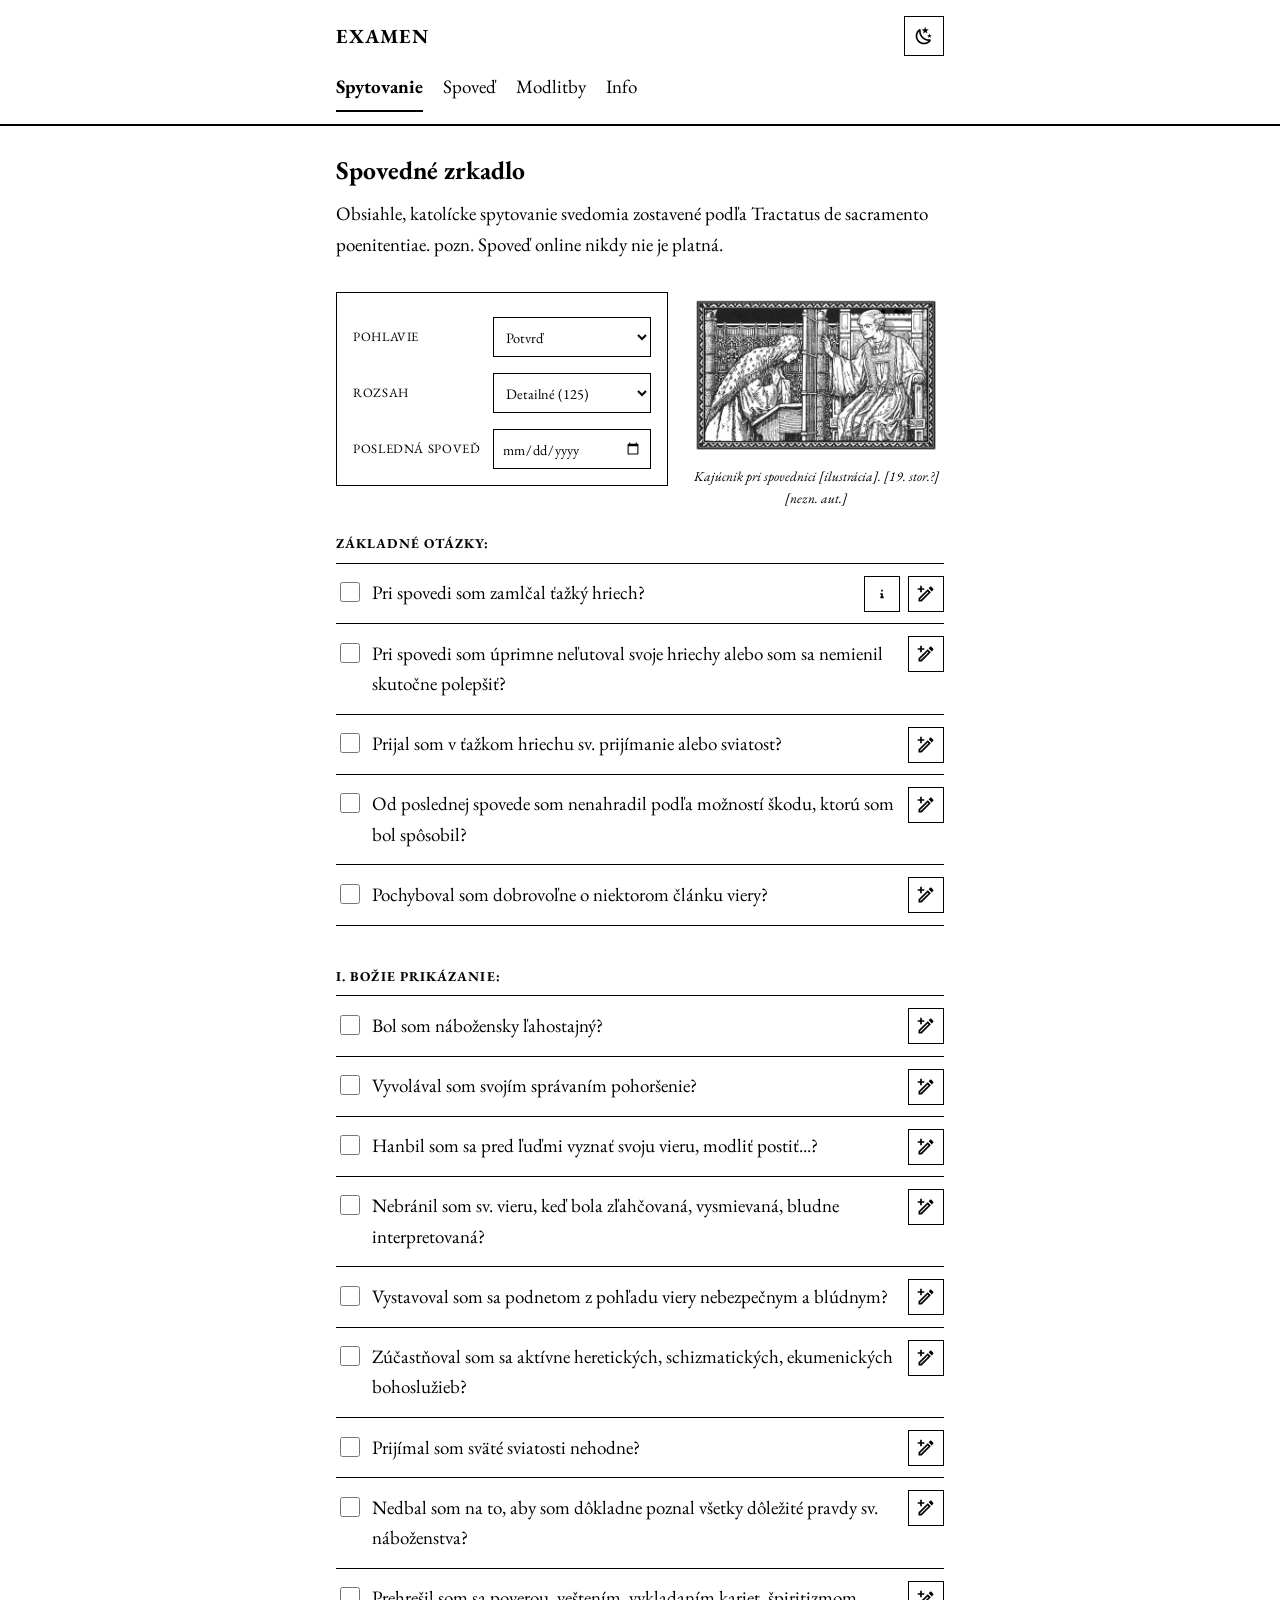
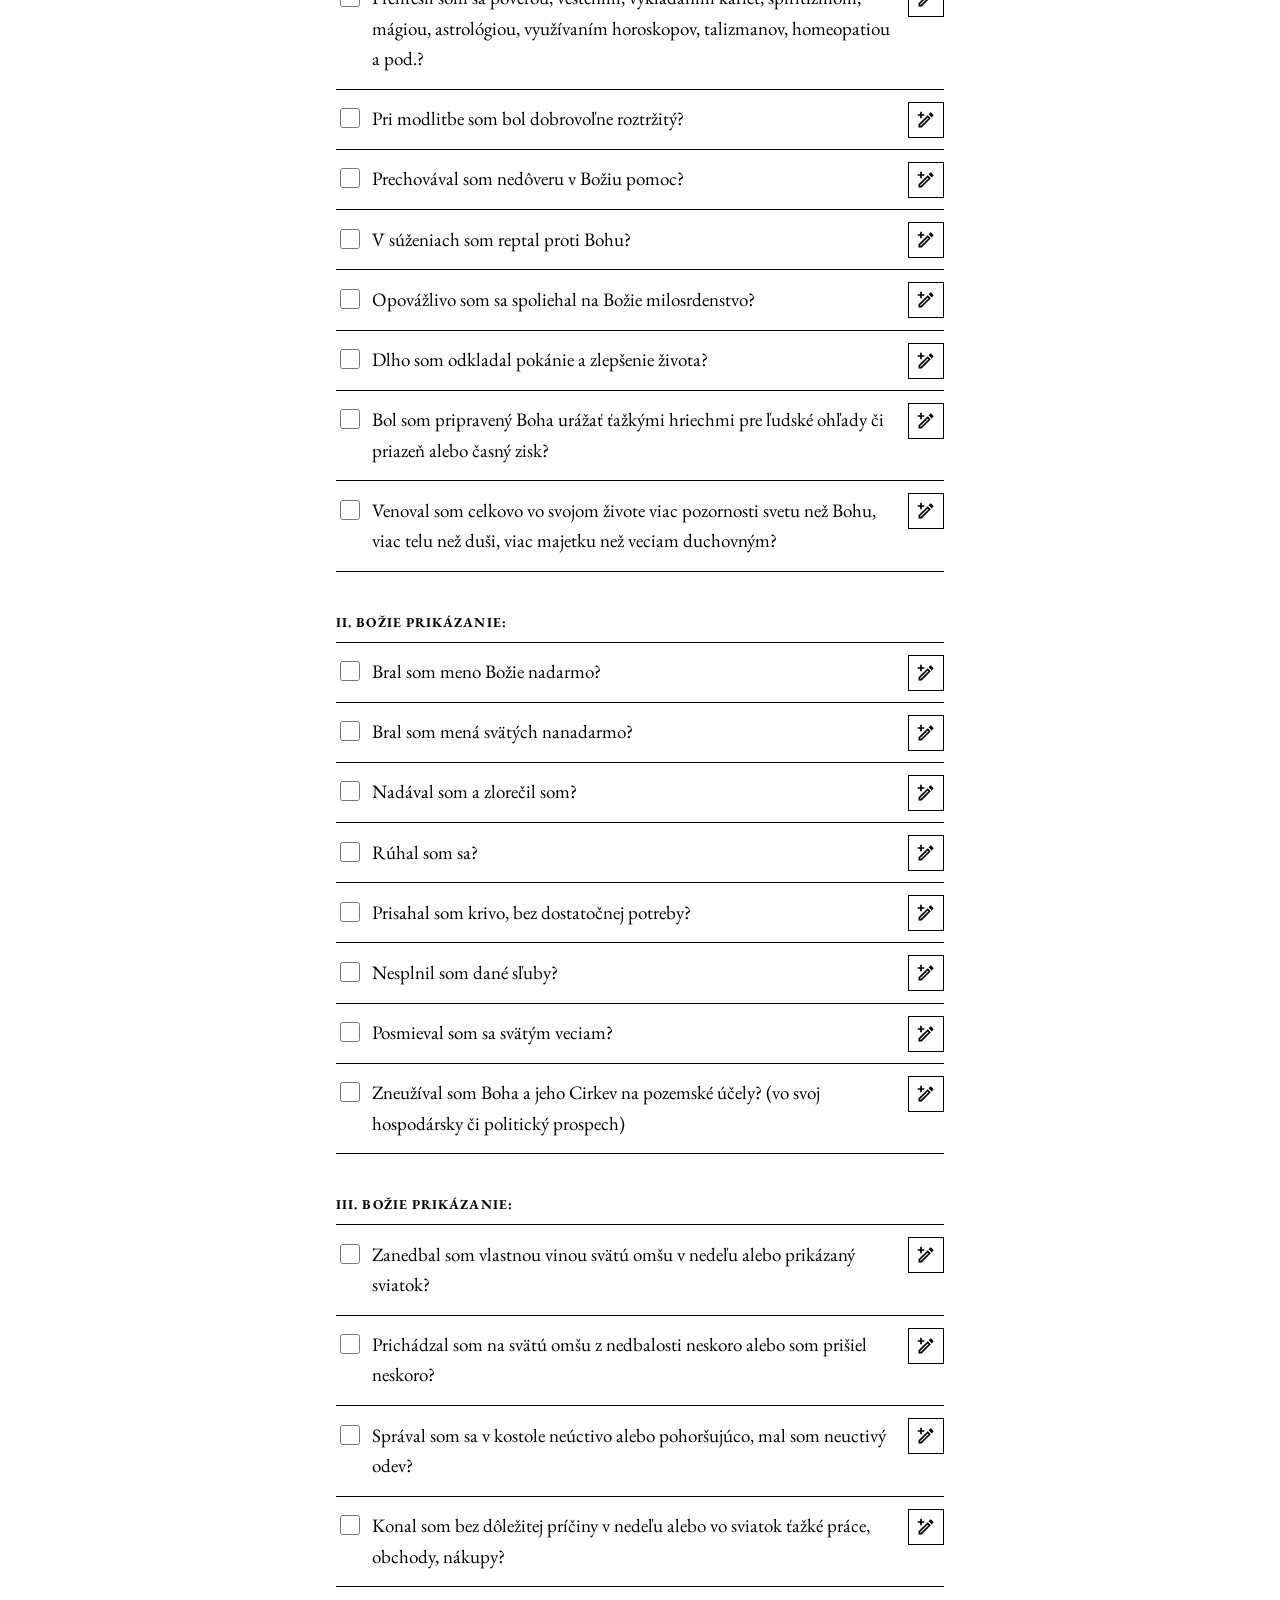
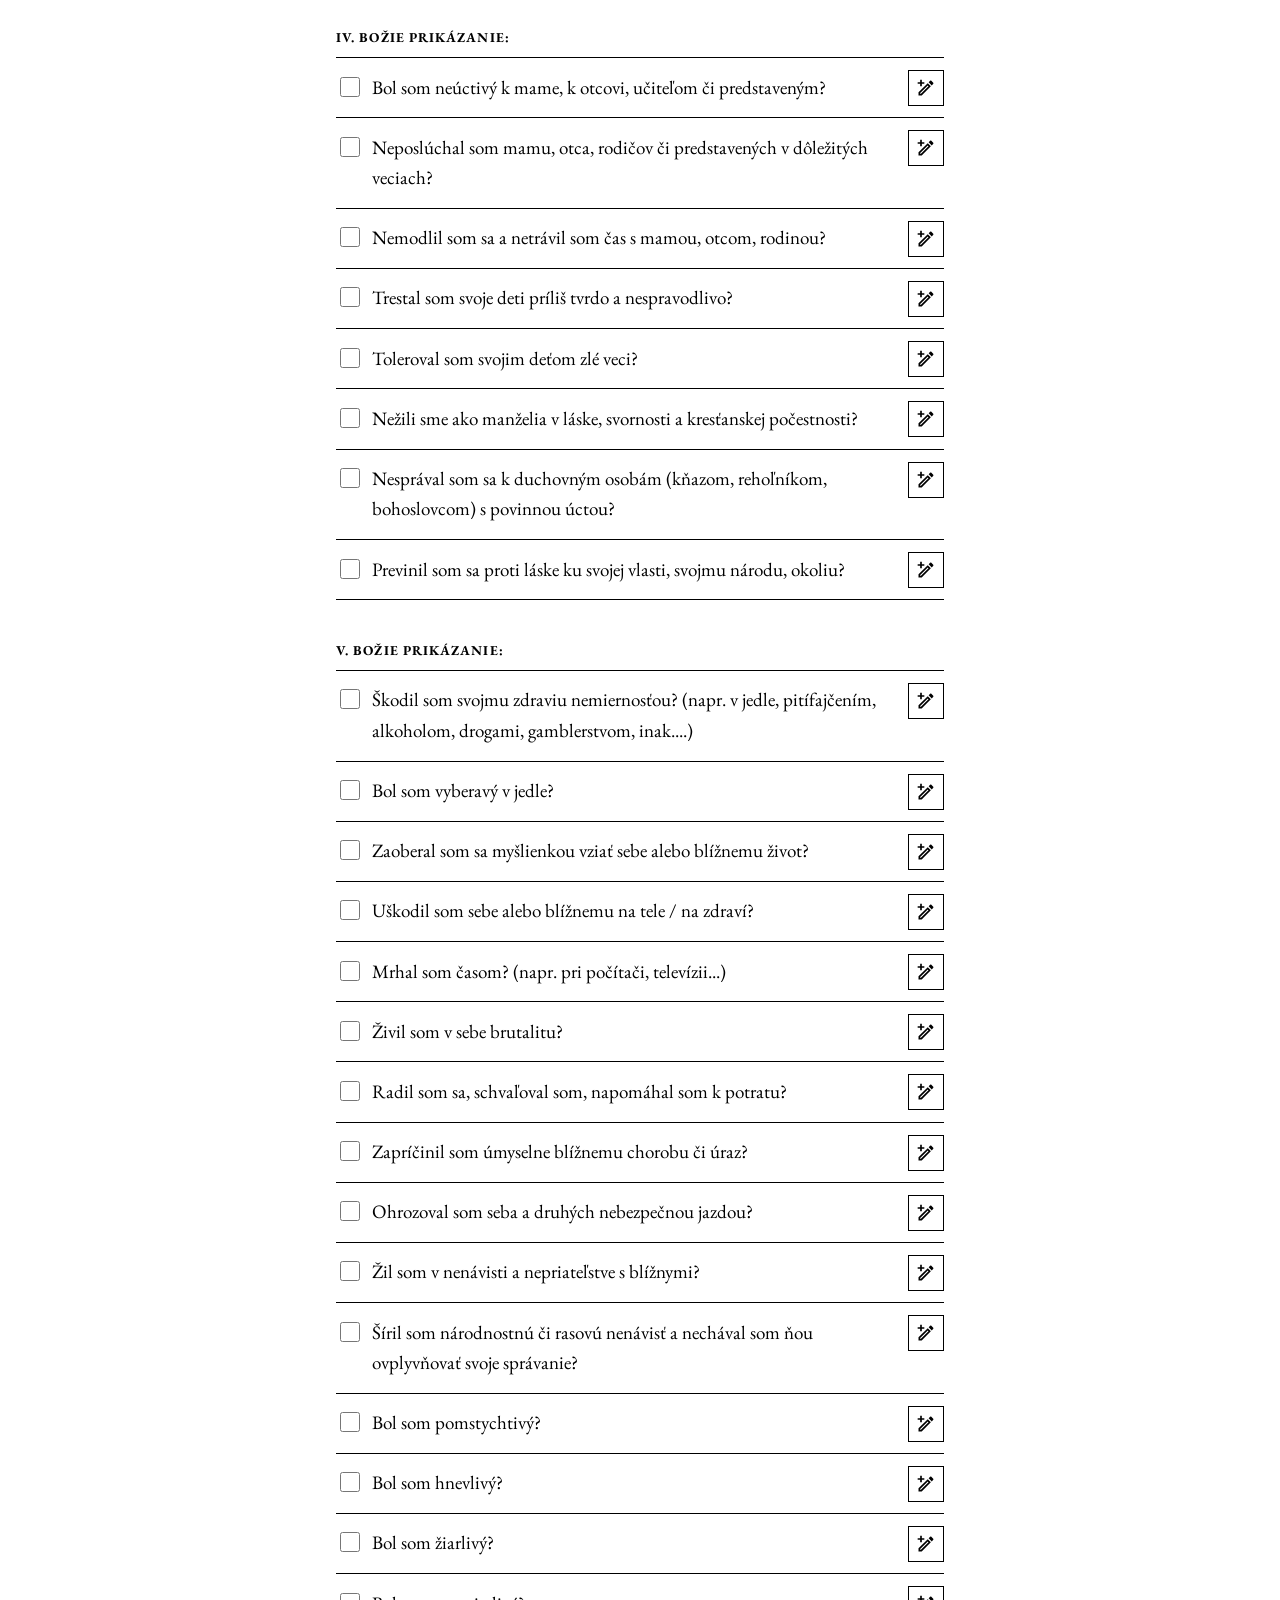
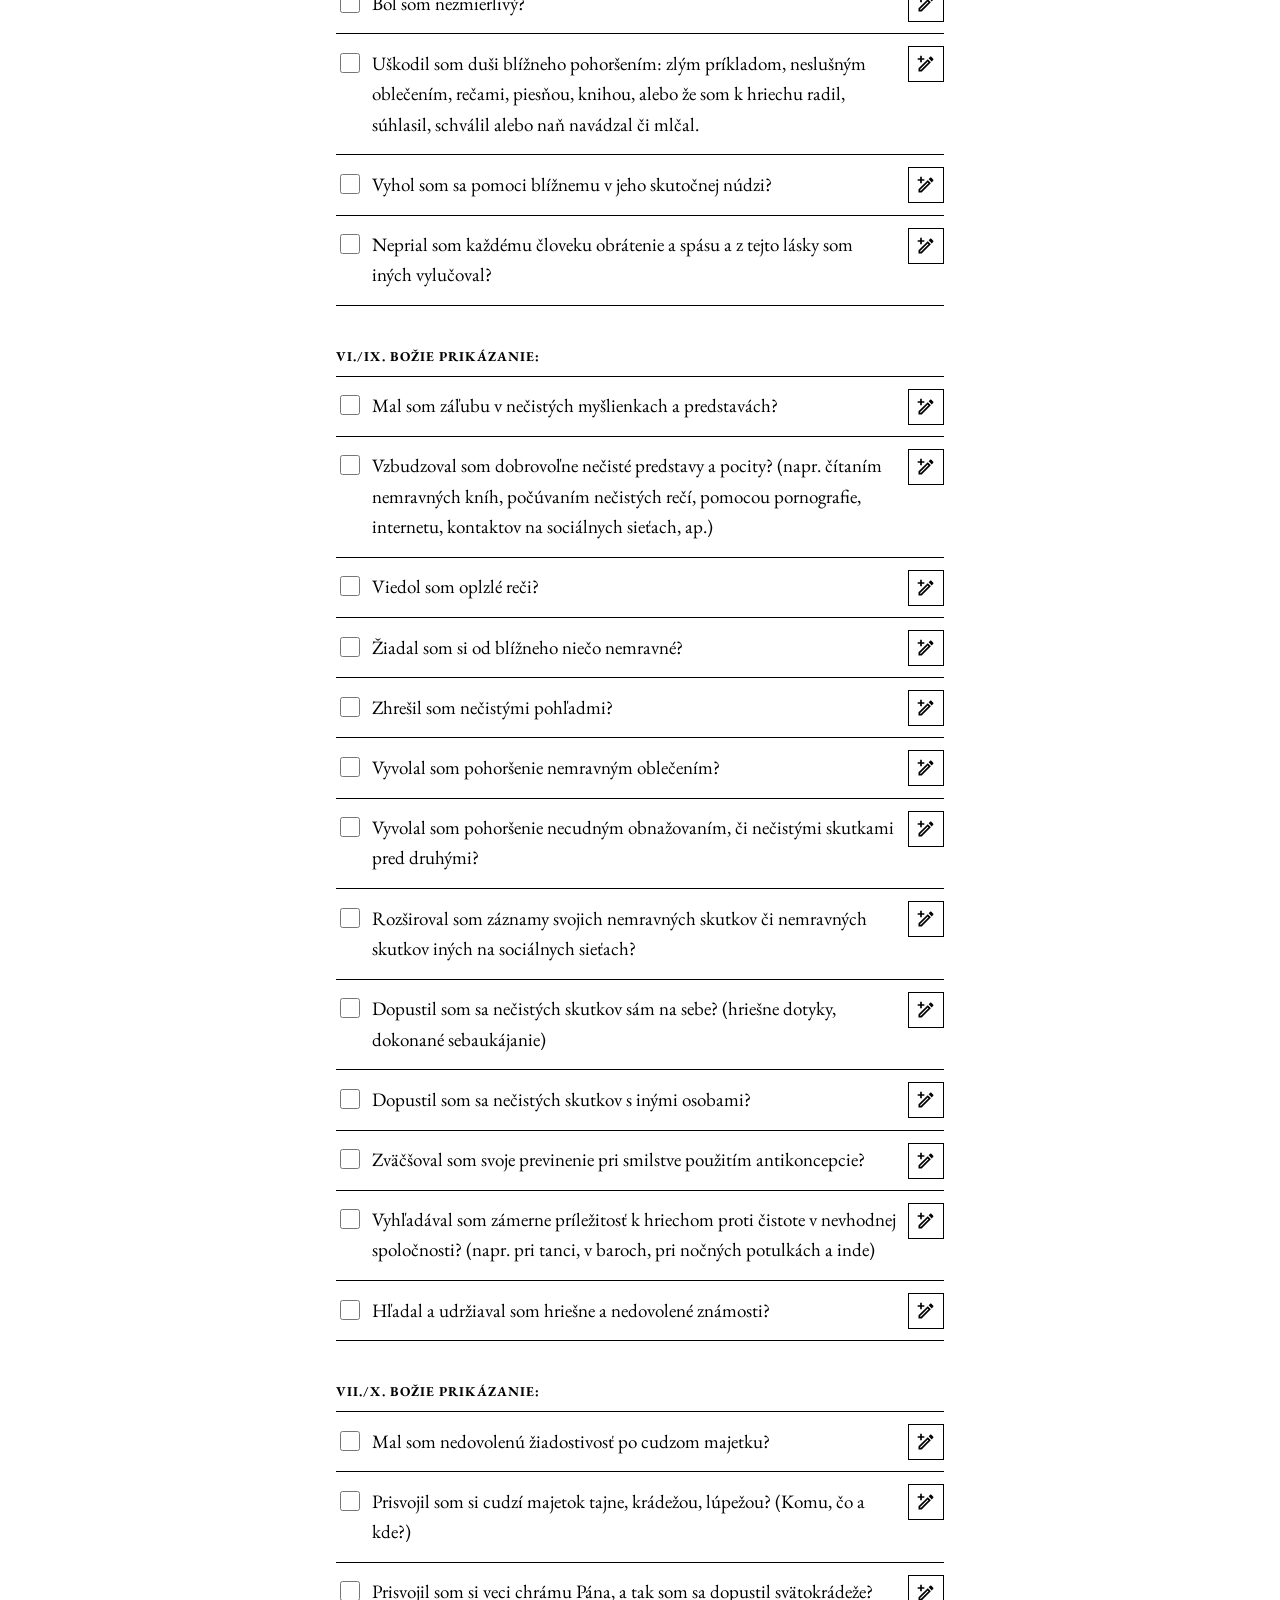
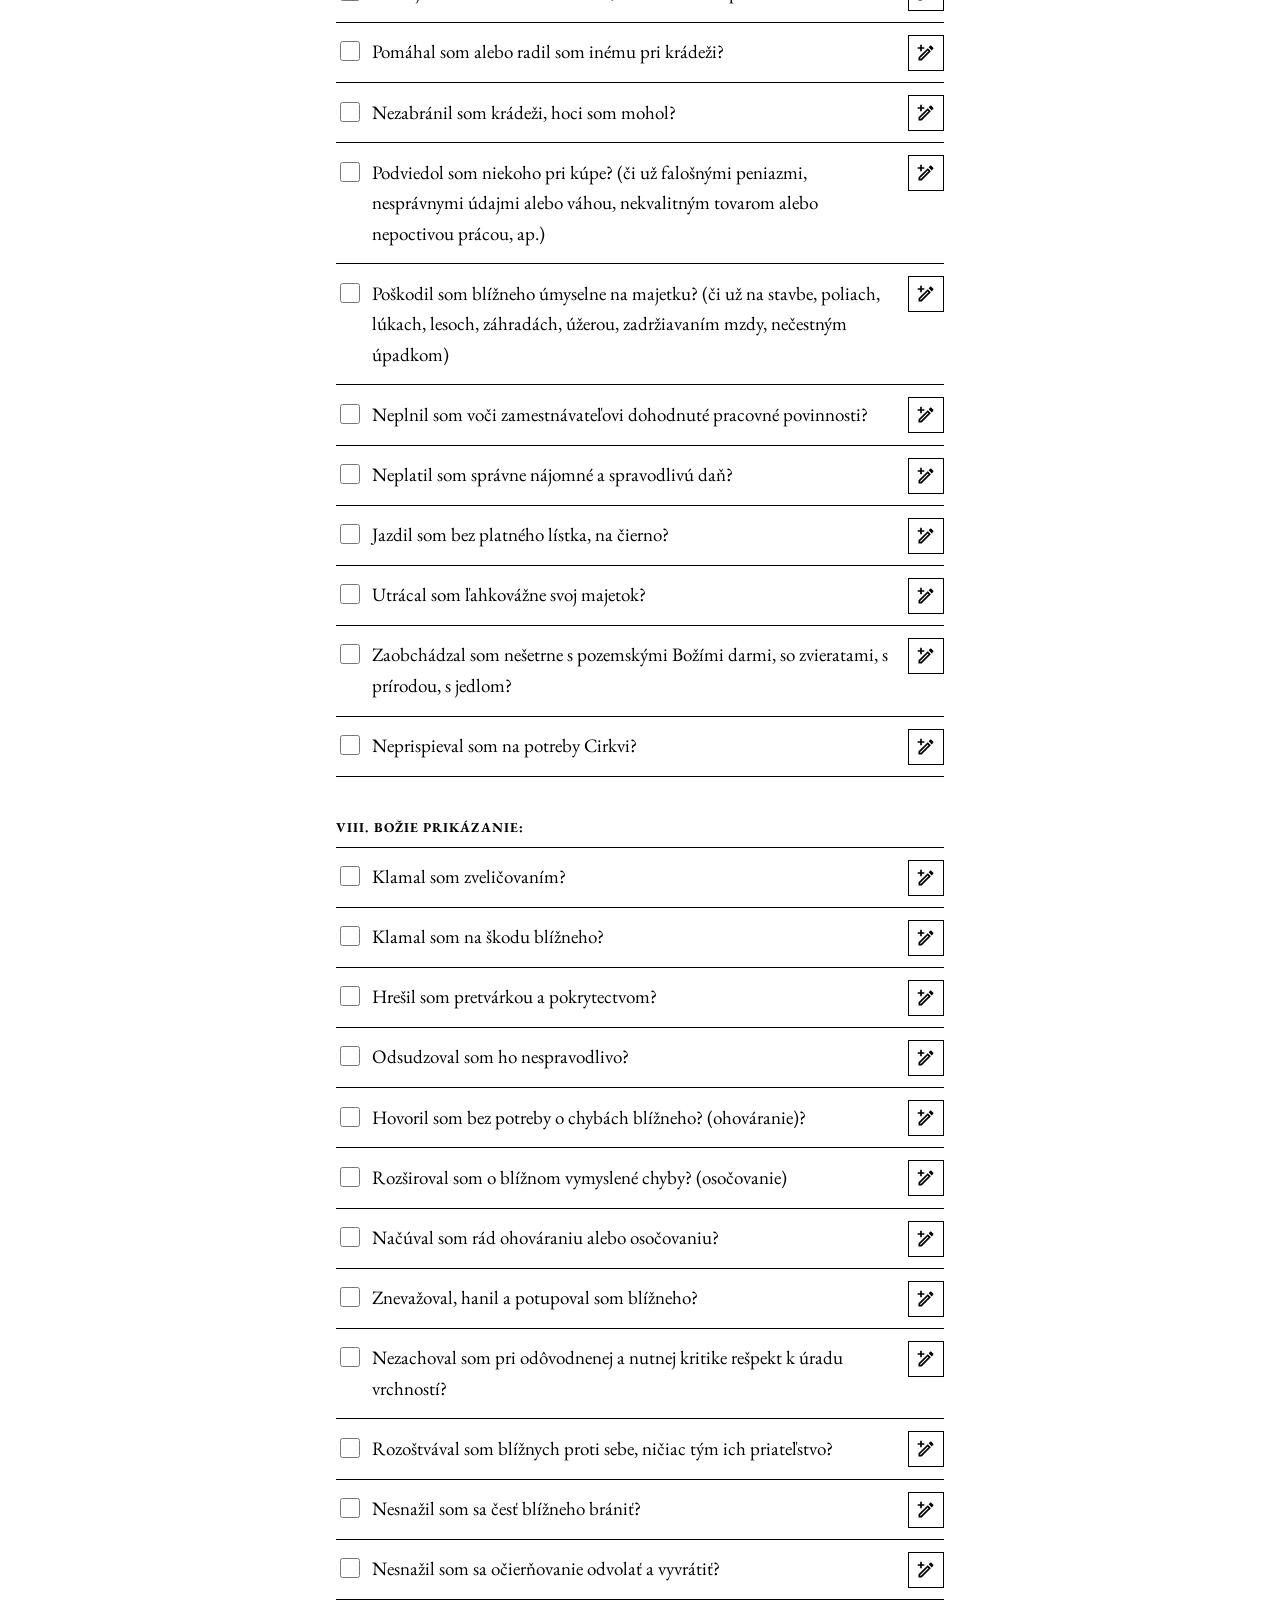
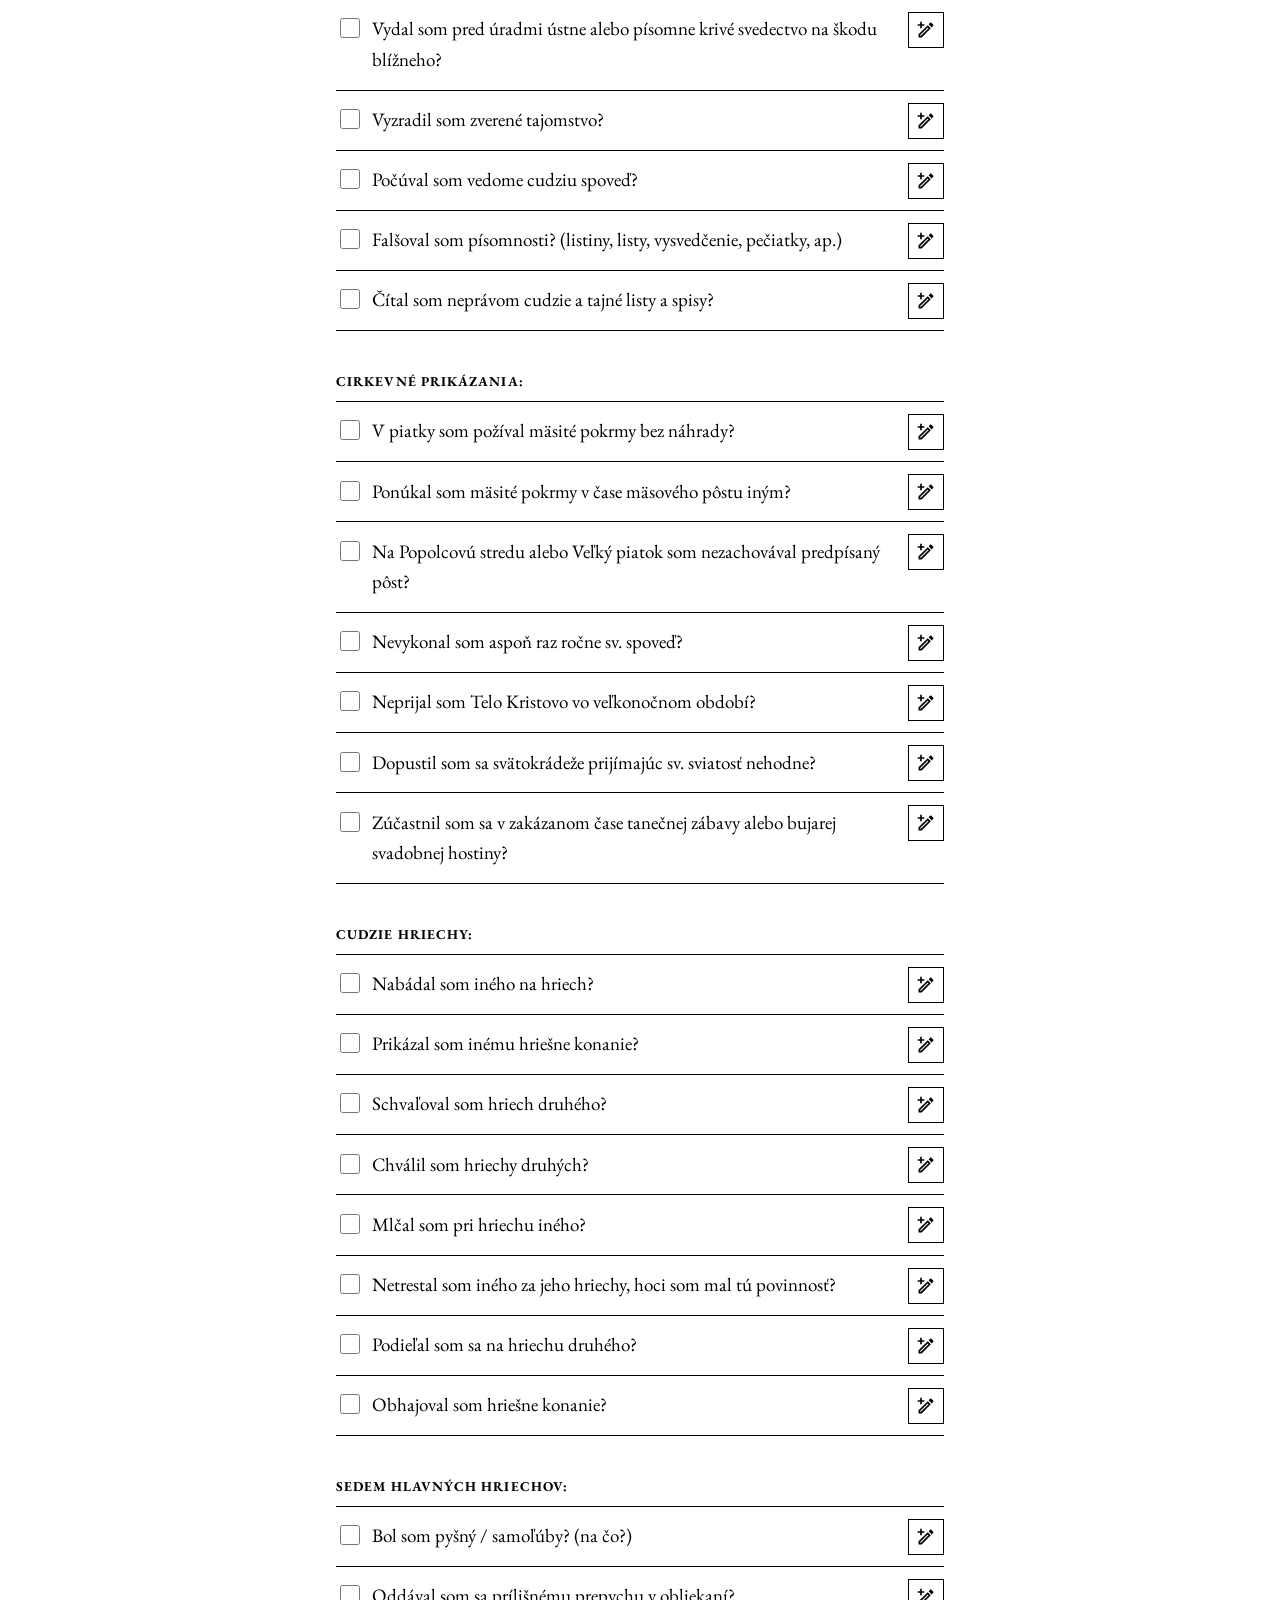
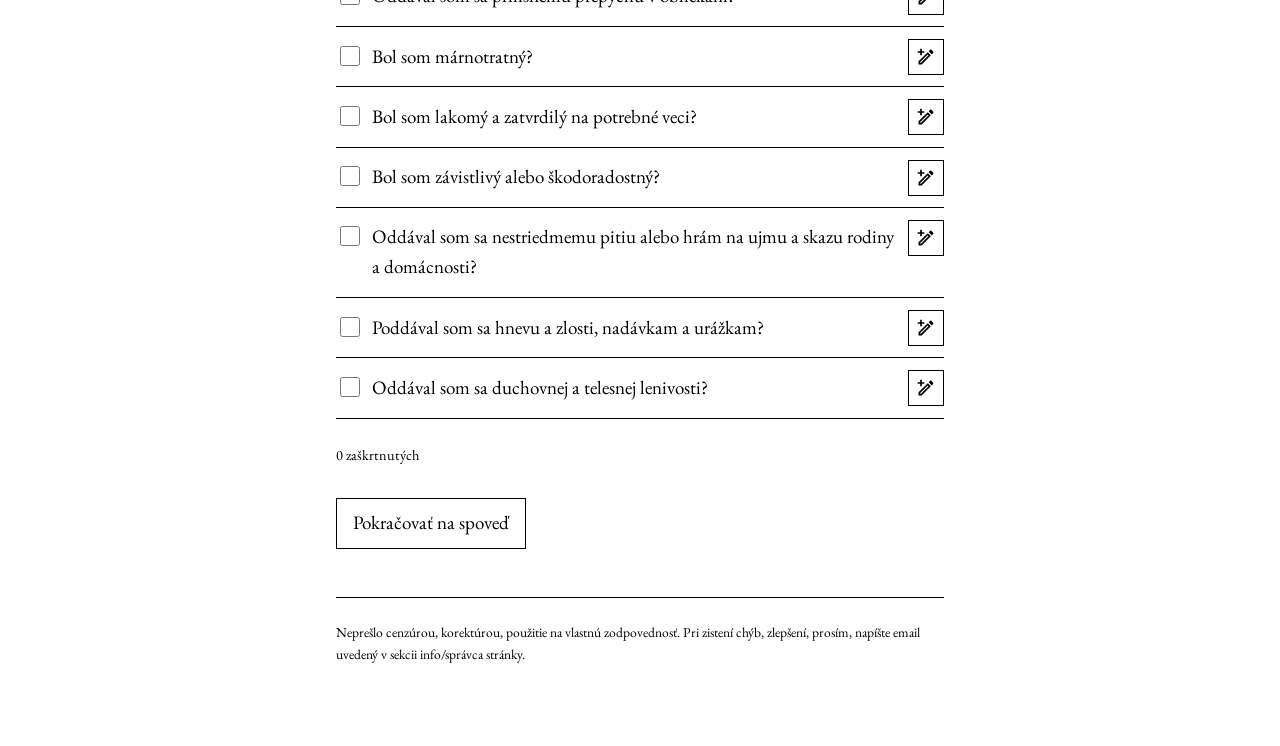
<file: index.html>
<!DOCTYPE html>
<html lang="sk">
<head>
<meta charset="utf-8">
<meta name="viewport" content="width=device-width, initial-scale=1">
<title>Spovedné zrkadlo online - spytovanie svedomia - Examen</title>
<meta name="description" content="Spovedné zrkadlo online: obsiahle katolícke spytovanie svedomia pred svätou spoveďou. 125 otázok, zaškrtnuté hriechy zostávajú len vo vašom prehliadači.">
<meta name="keywords" content="spovedné zrkadlo, spovedné okno, spovedné zrkadlo online, spovedné okno online, spytovanie svedomia, spytovanie svedomia pred spoveďou, svätá spoveď, katolícka spoveď, formula spovede, modlitba pred spoveďou, modlitba ľútosti, examen, confession app">
<meta name="robots" content="index, follow, max-snippet:-1, max-image-preview:large">
<link rel="canonical" href="https://spovednezrkadlo.sk/">
<link rel="alternate" hreflang="sk" href="https://spovednezrkadlo.sk/">
<link rel="alternate" hreflang="x-default" href="https://spovednezrkadlo.sk/">
<meta property="og:type" content="website">
<meta property="og:site_name" content="Examen">
<meta property="og:locale" content="sk_SK">
<meta property="og:locale:alternate" content="en_GB">
<meta property="og:locale:alternate" content="de_DE">
<meta property="og:title" content="Spovedné zrkadlo online - spytovanie svedomia - Examen">
<meta property="og:description" content="Spovedné zrkadlo online: obsiahle katolícke spytovanie svedomia pred svätou spoveďou. 125 otázok, zaškrtnuté hriechy zostávajú len vo vašom prehliadači.">
<meta property="og:url" content="https://spovednezrkadlo.sk/">
<meta property="og:image" content="https://spovednezrkadlo.sk/src/og-image.png">
<meta property="og:image:width" content="1200">
<meta property="og:image:height" content="630">
<meta property="og:image:alt" content="Spovedné zrkadlo - spytovanie svedomia pred svätou spoveďou">
<meta name="twitter:card" content="summary_large_image">
<link rel="icon" href="src/favicon.svg" type="image/svg+xml">
<script>try{var t=localStorage.getItem('confession.theme');if(t==='dark'||t==='light')document.documentElement.setAttribute('data-theme',t);}catch(e){}</script>
<link rel="stylesheet" href="src/style.css">
<script type="application/ld+json">
{
  "@context": "https://schema.org",
  "@type": "WebApplication",
  "name": "Spovedné zrkadlo",
  "alternateName": ["Spovedné okno", "Spovedné zrkadlo online", "Examen"],
  "url": "https://spovednezrkadlo.sk/",
  "description": "Spovedné zrkadlo online: obsiahle katolícke spytovanie svedomia pred svätou spoveďou. 125 otázok, zaškrtnuté hriechy zostávajú len vo vašom prehliadači.",
  "keywords": "spovedné zrkadlo, spovedné okno, spovedné zrkadlo online, spovedné okno online, spytovanie svedomia, spytovanie svedomia pred spoveďou, svätá spoveď, katolícka spoveď, formula spovede, modlitba pred spoveďou, modlitba ľútosti, examen, confession app",
  "applicationCategory": "LifestyleApplication",
  "operatingSystem": "Any (web browser)",
  "browserRequirements": "Requires JavaScript",
  "inLanguage": "sk",
  "isAccessibleForFree": true,
  "isFamilyFriendly": true,
  "offers": { "@type": "Offer", "price": "0", "priceCurrency": "EUR" },
  "license": "https://www.gnu.org/licenses/gpl-3.0.html",
  "about": {
    "@type": "Thing",
    "name": "Spytovanie svedomia pred svätou spoveďou"
  }
}
</script>
</head>
<body data-page="index">

  <header>
    <div class="wrap">
      <div class="bar">
        <a class="brand" href="index.html" data-i18n="app.name">Examen</a>
        <div class="bar-tools">
          <select id="lang" aria-label="Language" hidden></select>
          <button type="button" id="theme"></button>
        </div>
      </div>
      <nav>
        <a href="index.html" class="active" data-i18n="nav.index">Spytovanie</a>
        <a href="confession.html" data-i18n="nav.confession">Spoveď</a>
        <a href="prayers.html" data-i18n="nav.prayers">Modlitby</a>
        <a href="contact.html" data-i18n="nav.contact">Info</a>
      </nav>
    </div>
  </header>

  <main class="wrap">
    <h1 data-i18n="index.heading">Spovedné zrkadlo - spytovanie svedomia</h1>
    <p class="lead" data-i18n="index.intro">Spovedné zrkadlo (spovedné okno) online: obsiahle, katolícke spytovanie svedomia zostavené podľa Tractatus de sacramento poenitentiae. pozn. Spoveď online nikdy nie je platná.</p>

    <p id="error" class="note" hidden></p>

    <div class="with-plate">
      <div class="controls">
        <p class="field">
          <label for="gender" data-i18n="gender.label">Pohlavie</label>
          <select id="gender"></select>
        </p>
        <p class="field">
          <label for="depth" data-i18n="depth.label">Rozsah</label>
          <select id="depth"></select>
        </p>
        <p class="field">
          <label for="last" data-i18n="last.label">Posledná spoveď</label>
          <input type="date" id="last">
        </p>
      </div>

      <figure class="plate">
        <img src="src/p1.webp" width="1088" height="704"
             alt="Rytina: kajúcnik kľačí pri spovednici, kňaz načúva"
             data-i18n-alt="img.index">
        <figcaption data-i18n="img.index.caption">Kajúcnik pri spovednici, rytina z 19. storočia</figcaption>
      </figure>
    </div>

    <div id="questions"></div>

    <div class="actions">
      <span class="count" id="count"></span>
    </div>

    <p class="go">
      <a class="go-link" href="confession.html" data-i18n="index.goto">Pokračovať na spoveď</a>
    </p>

    <footer>
      <p data-i18n="footer.note">Neprešlo cenzúrou, korektúrou, použitie na vlastnú zodpovednosť. Pri zistení chýb, zlepšení, prosím, napíšte email uvedený v sekcii info/správca stránky (klik).</p>
    </footer>
  </main>

<noscript>
  <p class="note">Táto stránka potrebuje JavaScript, aby načítala otázky a modlitby.</p>
</noscript>

<script src="src/app.js"></script>
</body>
</html>
</file>
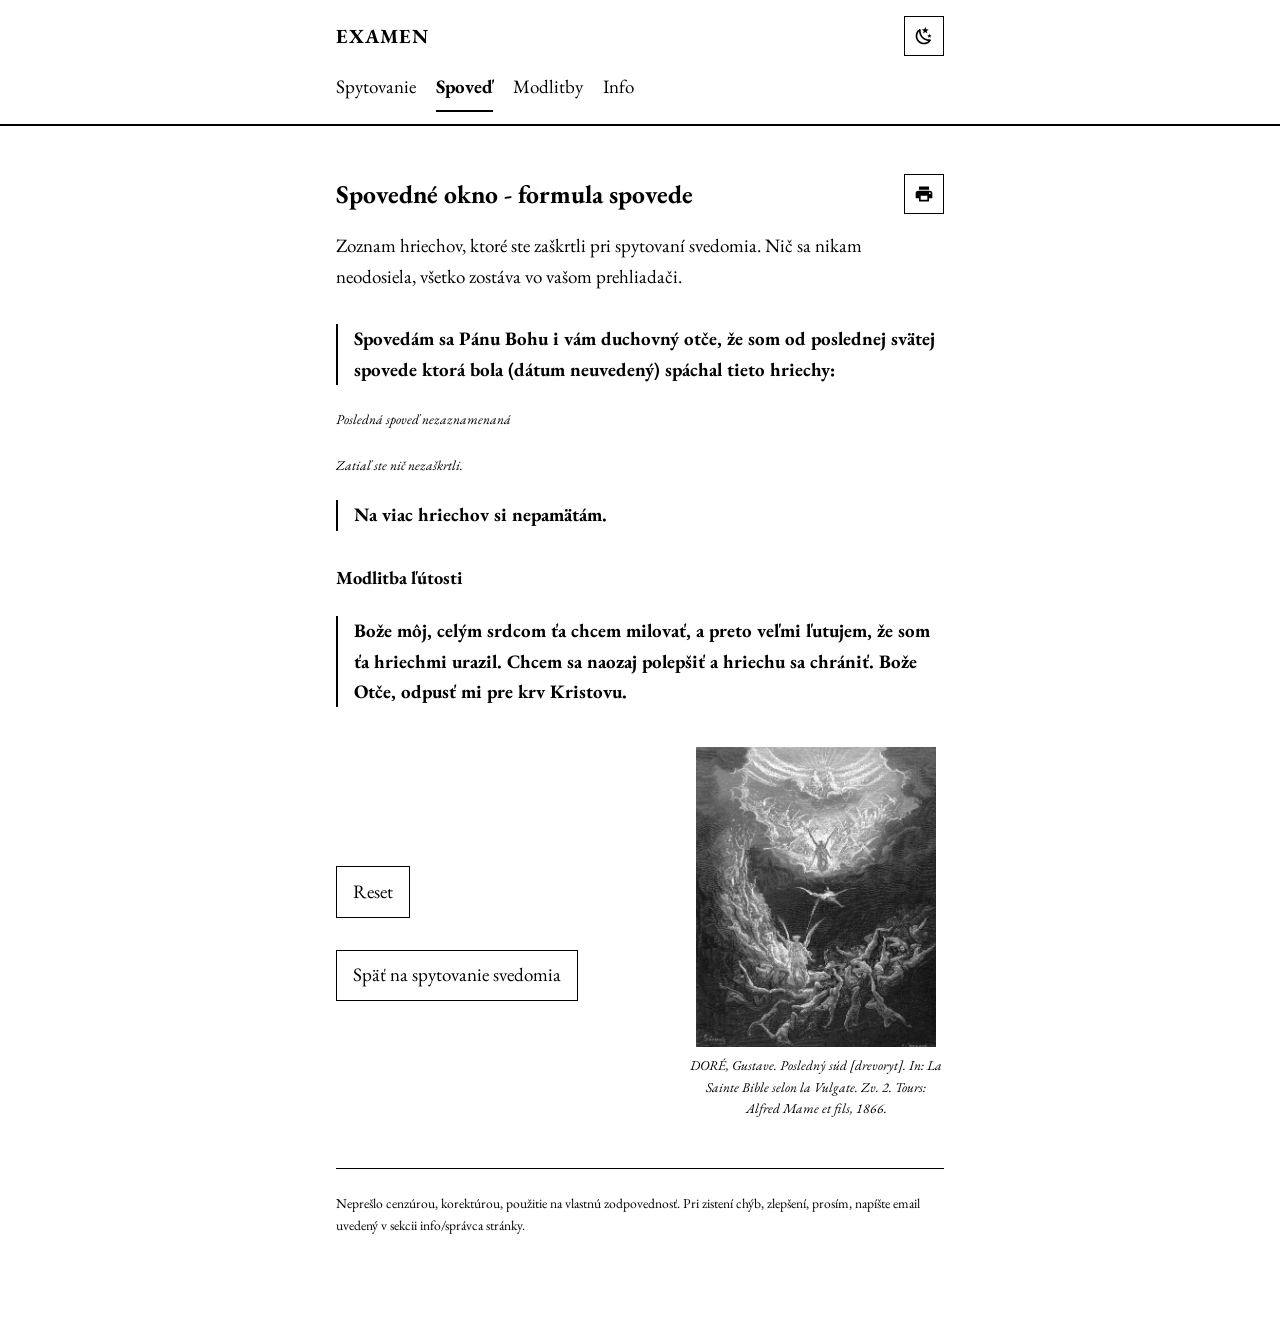
<file: confession.html>
<!DOCTYPE html>
<html lang="sk">
<head>
<meta charset="utf-8">
<meta name="viewport" content="width=device-width, initial-scale=1">
<title>Spovedné okno - formula spovede a zoznam hriechov - Examen</title>
<meta name="description" content="Spovedné okno online: formula svätej spovede s dátumom poslednej spovede a so zoznamom hriechov, ktoré ste si v spovednom zrkadle zaškrtli.">
<meta name="keywords" content="spovedné zrkadlo, spovedné okno, spovedné zrkadlo online, spovedné okno online, spytovanie svedomia, spytovanie svedomia pred spoveďou, svätá spoveď, katolícka spoveď, formula spovede, modlitba pred spoveďou, modlitba ľútosti, examen, confession app">
<meta name="robots" content="index, follow, max-snippet:-1, max-image-preview:large">
<link rel="canonical" href="https://spovednezrkadlo.sk/confession.html">
<link rel="alternate" hreflang="sk" href="https://spovednezrkadlo.sk/confession.html">
<link rel="alternate" hreflang="x-default" href="https://spovednezrkadlo.sk/confession.html">
<meta property="og:type" content="website">
<meta property="og:site_name" content="Examen">
<meta property="og:locale" content="sk_SK">
<meta property="og:locale:alternate" content="en_GB">
<meta property="og:locale:alternate" content="de_DE">
<meta property="og:title" content="Spovedné okno - formula spovede a zoznam hriechov - Examen">
<meta property="og:description" content="Spovedné okno online: formula svätej spovede s dátumom poslednej spovede a so zoznamom hriechov, ktoré ste si v spovednom zrkadle zaškrtli.">
<meta property="og:url" content="https://spovednezrkadlo.sk/confession.html">
<meta property="og:image" content="https://spovednezrkadlo.sk/src/og-image.png">
<meta property="og:image:width" content="1200">
<meta property="og:image:height" content="630">
<meta property="og:image:alt" content="Spovedné zrkadlo - spytovanie svedomia pred svätou spoveďou">
<meta name="twitter:card" content="summary_large_image">
<link rel="icon" href="src/favicon.svg" type="image/svg+xml">
<script>try{var t=localStorage.getItem('confession.theme');if(t==='dark'||t==='light')document.documentElement.setAttribute('data-theme',t);}catch(e){}</script>
<link rel="stylesheet" href="src/style.css">
</head>
<body data-page="confession">

  <header>
    <div class="wrap">
      <div class="bar">
        <a class="brand" href="index.html" data-i18n="app.name">Examen</a>
        <div class="bar-tools">
          <select id="lang" aria-label="Language" hidden></select>
          <button type="button" id="theme"></button>
        </div>
      </div>
      <nav>
        <a href="index.html" data-i18n="nav.index">Spytovanie</a>
        <a href="confession.html" class="active" data-i18n="nav.confession">Spoveď</a>
        <a href="prayers.html" data-i18n="nav.prayers">Modlitby</a>
        <a href="contact.html" data-i18n="nav.contact">Info</a>
      </nav>
    </div>
  </header>

  <main class="wrap">
    <div class="head-row">
      <h1 data-i18n="confession.heading">Spovedné okno - formula spovede</h1>
      <button type="button" id="print"></button>
    </div>
    <p class="lead" data-i18n="confession.intro">Zoznam hriechov, ktoré ste zaškrtli pri spytovaní svedomia. Nič sa nikam neodosiela, všetko zostáva vo vašom prehliadači.</p>

    <p id="error" class="note" hidden></p>

    <p class="formula" id="opening" data-i18n="confession.opening">Spovedám sa Pánu Bohu i vám duchovný otče, že som od poslednej svätej spovede ktorá bola {ago} spáchal tieto hriechy:</p>
    <p class="note" id="since"></p>

    <ol class="sins" id="sins"></ol>
    <p class="note" id="none" hidden></p>

    <p class="formula" data-i18n="confession.closing">Na viac hriechov si nepamätám.</p>

    <section class="prayer">
      <h2 data-i18n="confession.contrition.heading">Modlitba ľútosti</h2>
      <p class="formula" data-i18n="confession.contrition">Bože môj, celým srdcom ťa chcem milovať, a preto veľmi ľutujem, že som ťa hriechmi urazil. Chcem sa naozaj polepšiť a hriechu sa chrániť. Bože Otče, odpusť mi pre krv Kristovu.</p>
    </section>

    <div class="with-plate">
      <div class="stack">
        <div class="actions">
          <button type="button" id="reset" data-i18n="questions.reset">Reset</button>
        </div>

        <p class="go">
          <a class="go-link" href="index.html" data-i18n="confession.back">Späť na spytovanie svedomia</a>
        </p>
      </div>

      <figure class="plate">
        <img src="src/p3.webp" width="1010" height="1260" loading="lazy"
             alt="Rytina Gustava Dorého: Posledný súd, anjeli s trúbami a vstávajúci mŕtvi"
             data-i18n-alt="img.confession">
        <figcaption data-i18n="img.confession.caption">Gustave Doré: Posledný súd</figcaption>
      </figure>
    </div>

    <footer>
      <p data-i18n="footer.note">Neprešlo cenzúrou, korektúrou, použitie na vlastnú zodpovednosť. Pri zistení chýb, zlepšení, prosím, napíšte email uvedený v sekcii info/správca stránky (klik).</p>
    </footer>
  </main>

<noscript>
  <p class="note">Táto stránka potrebuje JavaScript, aby načítala otázky a modlitby.</p>
</noscript>

<script src="src/app.js"></script>
</body>
</html>
</file>
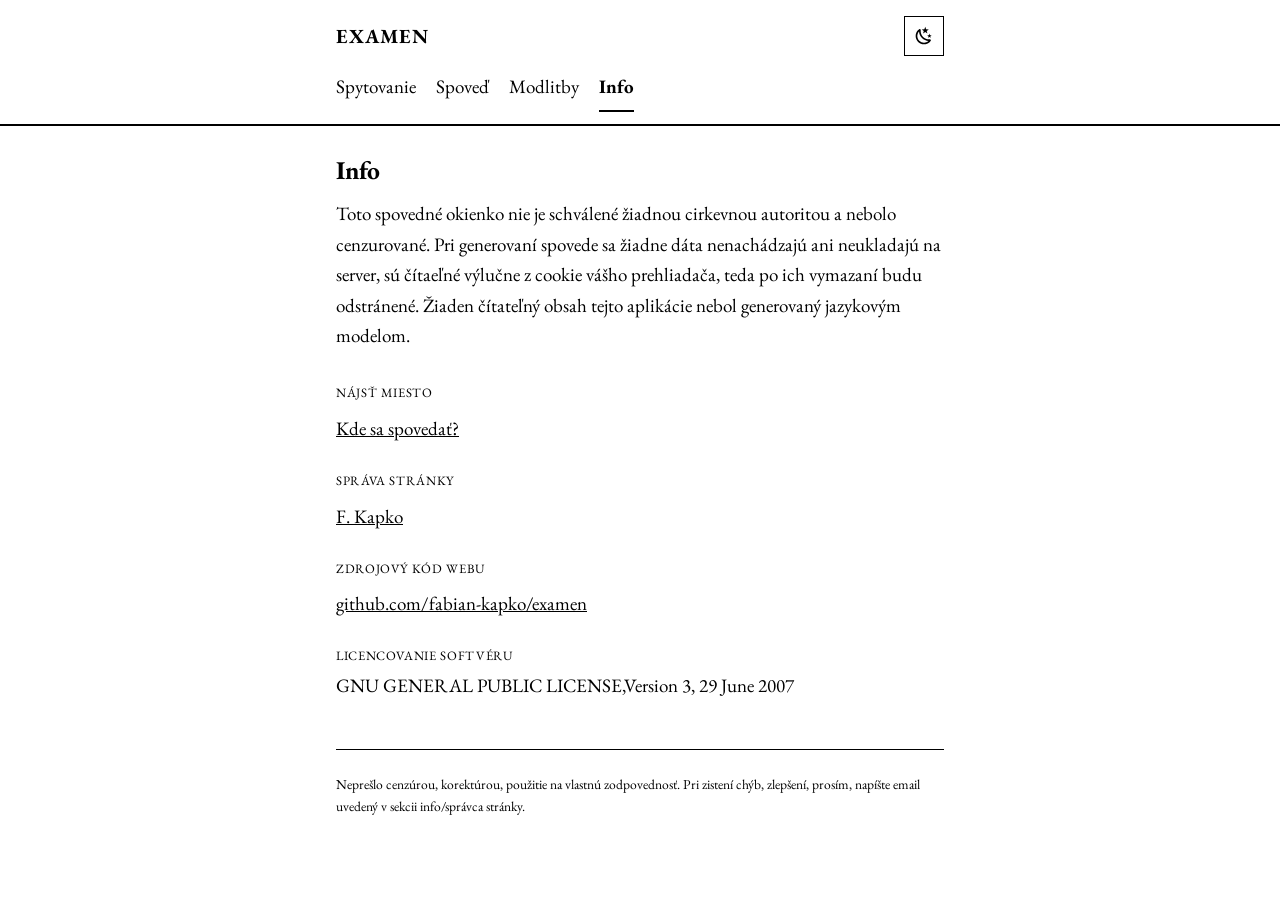
<file: contact.html>
<!DOCTYPE html>
<html lang="sk">
<head>
<meta charset="utf-8">
<meta name="viewport" content="width=device-width, initial-scale=1">
<title>Info o spovednom zrkadle - Examen</title>
<meta name="description" content="Kde sa vyspovedať, kontakt na správcu stránky a licencia softvéru.">
<meta name="keywords" content="spovedné zrkadlo, spovedné okno, spovedné zrkadlo online, spovedné okno online, spytovanie svedomia, spytovanie svedomia pred spoveďou, svätá spoveď, katolícka spoveď, formula spovede, modlitba pred spoveďou, modlitba ľútosti, examen, confession app">
<meta name="robots" content="index, follow, max-snippet:-1, max-image-preview:large">
<link rel="canonical" href="https://spovednezrkadlo.sk/contact.html">
<link rel="alternate" hreflang="sk" href="https://spovednezrkadlo.sk/contact.html">
<link rel="alternate" hreflang="x-default" href="https://spovednezrkadlo.sk/contact.html">
<meta property="og:type" content="website">
<meta property="og:site_name" content="Examen">
<meta property="og:locale" content="sk_SK">
<meta property="og:locale:alternate" content="en_GB">
<meta property="og:locale:alternate" content="de_DE">
<meta property="og:title" content="Info o spovednom zrkadle - Examen">
<meta property="og:description" content="Kde sa vyspovedať, kontakt na správcu stránky a licencia softvéru.">
<meta property="og:url" content="https://spovednezrkadlo.sk/contact.html">
<meta property="og:image" content="https://spovednezrkadlo.sk/src/og-image.png">
<meta property="og:image:width" content="1200">
<meta property="og:image:height" content="630">
<meta property="og:image:alt" content="Spovedné zrkadlo - spytovanie svedomia pred svätou spoveďou">
<meta name="twitter:card" content="summary_large_image">
<link rel="icon" href="src/favicon.svg" type="image/svg+xml">
<script>try{var t=localStorage.getItem('confession.theme');if(t==='dark'||t==='light')document.documentElement.setAttribute('data-theme',t);}catch(e){}</script>
<link rel="stylesheet" href="src/style.css">
</head>
<body data-page="contact">

  <header>
    <div class="wrap">
      <div class="bar">
        <a class="brand" href="index.html" data-i18n="app.name">Examen</a>
        <div class="bar-tools">
          <select id="lang" aria-label="Language" hidden></select>
          <button type="button" id="theme"></button>
        </div>
      </div>
      <nav>
        <a href="index.html" data-i18n="nav.index">Spytovanie</a>
        <a href="confession.html" data-i18n="nav.confession">Spoveď</a>
        <a href="prayers.html" data-i18n="nav.prayers">Modlitby</a>
        <a href="contact.html" class="active" data-i18n="nav.contact">Info</a>
      </nav>
    </div>
  </header>

  <main class="wrap">
    <h1 data-i18n="contact.heading">Info</h1>
    <p class="lead" data-i18n="contact.intro">Toto spovedné okienko nie je schválené žiadnou cirkevnou autoritou a nebolo cenzurované. Pri generovaní spovede sa žiadne dáta nenachádzajú ani neukladajú na server, sú čítaeľné výlučne z cookie vášho prehliadača, teda po ich vymazaní budu odstránené.</p>

    <p id="error" class="note" hidden></p>

    <dl class="contact" id="contact"></dl>

    <footer>
      <p data-i18n="footer.note">Neprešlo cenzúrou, korektúrou, použitie na vlastnú zodpovednosť. Pri zistení chýb, zlepšení, prosím, napíšte email uvedený v sekcii info/správca stránky (klik).</p>
    </footer>
  </main>

<noscript>
  <p class="note">Táto stránka potrebuje JavaScript, aby načítala otázky a modlitby.</p>
</noscript>

<script src="src/app.js"></script>
</body>
</html>
</file>
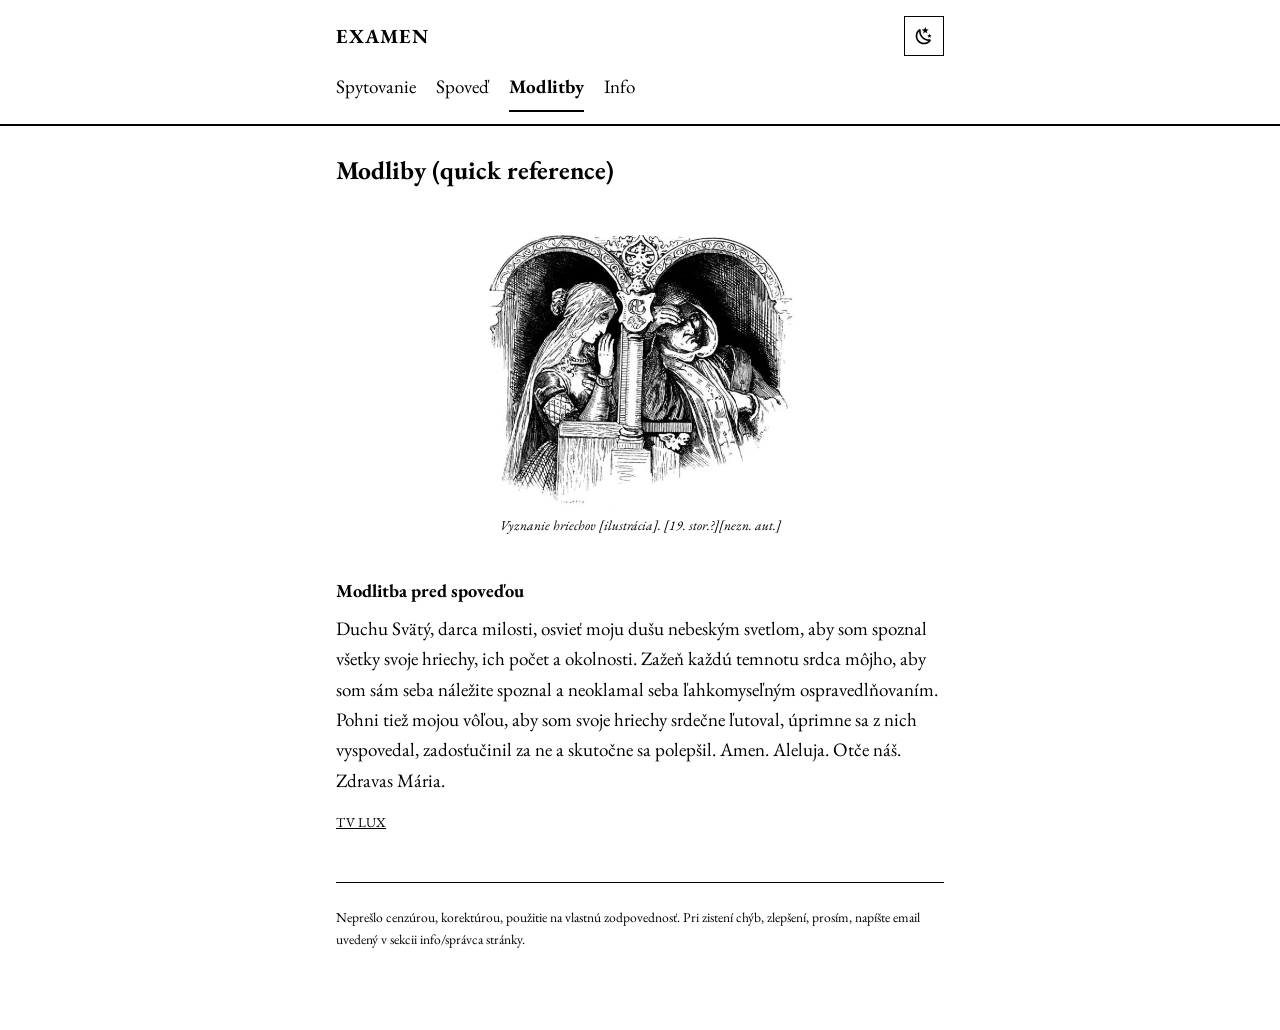
<file: prayers.html>
<!DOCTYPE html>
<html lang="sk">
<head>
<meta charset="utf-8">
<meta name="viewport" content="width=device-width, initial-scale=1">
<title>Modlitby pred svätou spoveďou - Examen</title>
<meta name="description" content="Modlitba pred svätou spoveďou a modlitba ľútosti na rýchle nahliadnutie.">
<meta name="keywords" content="spovedné zrkadlo, spovedné okno, spovedné zrkadlo online, spovedné okno online, spytovanie svedomia, spytovanie svedomia pred spoveďou, svätá spoveď, katolícka spoveď, formula spovede, modlitba pred spoveďou, modlitba ľútosti, examen, confession app">
<meta name="robots" content="index, follow, max-snippet:-1, max-image-preview:large">
<link rel="canonical" href="https://spovednezrkadlo.sk/prayers.html">
<link rel="alternate" hreflang="sk" href="https://spovednezrkadlo.sk/prayers.html">
<link rel="alternate" hreflang="x-default" href="https://spovednezrkadlo.sk/prayers.html">
<meta property="og:type" content="website">
<meta property="og:site_name" content="Examen">
<meta property="og:locale" content="sk_SK">
<meta property="og:locale:alternate" content="en_GB">
<meta property="og:locale:alternate" content="de_DE">
<meta property="og:title" content="Modlitby pred svätou spoveďou - Examen">
<meta property="og:description" content="Modlitba pred svätou spoveďou a modlitba ľútosti na rýchle nahliadnutie.">
<meta property="og:url" content="https://spovednezrkadlo.sk/prayers.html">
<meta property="og:image" content="https://spovednezrkadlo.sk/src/og-image.png">
<meta property="og:image:width" content="1200">
<meta property="og:image:height" content="630">
<meta property="og:image:alt" content="Spovedné zrkadlo - spytovanie svedomia pred svätou spoveďou">
<meta name="twitter:card" content="summary_large_image">
<link rel="icon" href="src/favicon.svg" type="image/svg+xml">
<script>try{var t=localStorage.getItem('confession.theme');if(t==='dark'||t==='light')document.documentElement.setAttribute('data-theme',t);}catch(e){}</script>
<link rel="stylesheet" href="src/style.css">
</head>
<body data-page="prayers">

  <header>
    <div class="wrap">
      <div class="bar">
        <a class="brand" href="index.html" data-i18n="app.name">Examen</a>
        <div class="bar-tools">
          <select id="lang" aria-label="Language" hidden></select>
          <button type="button" id="theme"></button>
        </div>
      </div>
      <nav>
        <a href="index.html" data-i18n="nav.index">Spytovanie</a>
        <a href="confession.html" data-i18n="nav.confession">Spoveď</a>
        <a href="prayers.html" class="active" data-i18n="nav.prayers">Modlitby</a>
        <a href="contact.html" data-i18n="nav.contact">Info</a>
      </nav>
    </div>
  </header>

  <main class="wrap">
    <h1 data-i18n="prayers.heading">Modliby (quick reference)</h1>

    <p id="error" class="note" hidden></p>

    <figure class="plate">
      <img src="src/p2.webp" width="608" height="523" loading="lazy"
           alt="Rytina: žena kľačí pri spovednici a vyznáva hriechy"
           data-i18n-alt="img.prayers">
      <figcaption data-i18n="img.prayers.caption">Vyznanie hriechov, rytina z 19. storočia</figcaption>
    </figure>

    <div id="prayers"></div>

    <footer>
      <p data-i18n="footer.note">Neprešlo cenzúrou, korektúrou, použitie na vlastnú zodpovednosť. Pri zistení chýb, zlepšení, prosím, napíšte email uvedený v sekcii info/správca stránky (klik).</p>
    </footer>
  </main>

<noscript>
  <p class="note">Táto stránka potrebuje JavaScript, aby načítala otázky a modlitby.</p>
</noscript>

<script src="src/app.js"></script>
</body>
</html>
</file>
<file: src/style.css>
/* Black & white, minimal. */

/* Two colours, named once. Dark mode swaps the pair and nothing else.
   No stamp on <html> means "follow the system"; app.js stamps data-theme
   only when the reader has chosen for themselves. */

:root {
  color-scheme: light;
  --bg: #fff;
  --fg: #000;
}

@media (prefers-color-scheme: dark) {
  :root:not([data-theme="light"]) {
    color-scheme: dark;
    --bg: #111;
    --fg: #e8e5de;
  }
}

:root[data-theme="dark"] {
  color-scheme: dark;
  --bg: #111;
  --fg: #e8e5de;
}

/* EB Garamond, self-hosted: no request ever leaves the reader's browser.
   These are Google's variable woff2 files, so one file covers 400-800. */

@font-face {
  font-family: "EB Garamond";
  font-style: normal;
  font-weight: 400 800;
  font-display: swap;
  src: url(fonts/ebgaramond-ext.woff2) format("woff2");
  unicode-range: U+0100-02BA, U+02BD-02C5, U+02C7-02CC, U+02CE-02D7, U+02DD-02FF, U+0304, U+0308, U+0329, U+1D00-1DBF, U+1E00-1E9F, U+1EF2-1EFF, U+2020, U+20A0-20AB, U+20AD-20C0, U+2113, U+2C60-2C7F, U+A720-A7FF;
}

@font-face {
  font-family: "EB Garamond";
  font-style: normal;
  font-weight: 400 800;
  font-display: swap;
  src: url(fonts/ebgaramond.woff2) format("woff2");
  unicode-range: U+0000-00FF, U+0131, U+0152-0153, U+02BB-02BC, U+02C6, U+02DA, U+02DC, U+0304, U+0308, U+0329, U+2000-206F, U+20AC, U+2122, U+2191, U+2193, U+2212, U+2215, U+FEFF, U+FFFD;
}

@font-face {
  font-family: "EB Garamond";
  font-style: italic;
  font-weight: 400 800;
  font-display: swap;
  src: url(fonts/ebgaramond-italic-ext.woff2) format("woff2");
  unicode-range: U+0100-02BA, U+02BD-02C5, U+02C7-02CC, U+02CE-02D7, U+02DD-02FF, U+0304, U+0308, U+0329, U+1D00-1DBF, U+1E00-1E9F, U+1EF2-1EFF, U+2020, U+20A0-20AB, U+20AD-20C0, U+2113, U+2C60-2C7F, U+A720-A7FF;
}

@font-face {
  font-family: "EB Garamond";
  font-style: italic;
  font-weight: 400 800;
  font-display: swap;
  src: url(fonts/ebgaramond-italic.woff2) format("woff2");
  unicode-range: U+0000-00FF, U+0131, U+0152-0153, U+02BB-02BC, U+02C6, U+02DA, U+02DC, U+0304, U+0308, U+0329, U+2000-206F, U+20AC, U+2122, U+2191, U+2193, U+2212, U+2215, U+FEFF, U+FFFD;
}

* { box-sizing: border-box; }

html { -webkit-text-size-adjust: 100%; }

body {
  margin: 0;
  background: var(--bg);
  color: var(--fg);
  font-family: "EB Garamond", Garamond, Georgia, "Times New Roman", serif;
  font-size: 19px;
  line-height: 1.6;
}

.wrap {
  max-width: 40rem;
  margin: 0 auto;
  padding: 0 1rem 4rem;
}

/* Header */

header {
  border-bottom: 2px solid var(--fg);
  margin-bottom: 1.5rem;
}

/* .wrap reserves 4rem at the foot of a page; the header must not inherit it. */
header .wrap { padding-bottom: 0; }

.bar {
  display: flex;
  flex-wrap: wrap;
  align-items: center;
  justify-content: space-between;
  gap: 0.5rem;
  padding: 1rem 0 0.5rem;
}

.brand {
  font-size: 1.25rem;
  font-weight: bold;
  letter-spacing: 0.05em;
  text-transform: uppercase;
  text-decoration: none;
  color: var(--fg);
}

.bar-tools {
  display: flex;
  align-items: center;
  gap: 0.5rem;
}

#theme {
  flex: none;
  width: 2.5rem;
  min-height: 2.5rem;
  padding: 0;
  font: inherit;
  line-height: 1;
  color: var(--fg);
  background: var(--bg);
  border: 1px solid var(--fg);
  border-radius: 0;
  cursor: pointer;
}

#theme:hover { background: var(--fg); color: var(--bg); }

/* Material Design Icons, served from src/icons. They are used as masks and
   painted with currentColor, so every icon inverts with its button. */
#theme::before,
.qnote-toggle::before,
.qinfo-toggle::before {
  content: "";
  display: block;
  width: 1.25rem;
  height: 1.25rem;
  margin: 0 auto;
  background: currentColor;
  -webkit-mask: var(--icon) center / contain no-repeat;
  mask: var(--icon) center / contain no-repeat;
}

/* The theme button shows where the switch leads, not where you are. */
#theme { --icon: url(icons/weather-night.svg); }

@media (prefers-color-scheme: dark) {
  :root:not([data-theme="light"]) #theme { --icon: url(icons/weather-sunny.svg); }
}

:root[data-theme="dark"] #theme { --icon: url(icons/weather-sunny.svg); }
:root[data-theme="light"] #theme { --icon: url(icons/weather-night.svg); }

select {
  font: inherit;
  font-size: 0.9rem;
  color: var(--fg);
  background: var(--bg);
  border: 1px solid var(--fg);
  border-radius: 0;
  padding: 0.4rem 0.5rem;
  min-height: 2.5rem;
}

nav {
  display: flex;
  flex-wrap: wrap;
  gap: 0 1.25rem;
  padding-bottom: 0.75rem;
}

nav a {
  color: var(--fg);
  text-decoration: none;
  padding: 0.5rem 0;
  min-height: 2.5rem;
  display: inline-flex;
  align-items: center;
  border-bottom: 2px solid transparent;
}

nav a:hover { border-bottom-color: var(--fg); }
nav a.active { border-bottom-color: var(--fg); font-weight: bold; }

.head-row {
  display: flex;
  align-items: flex-start;
  gap: 0.75rem;
}

.head-row h1 { flex: 1; }

#print {
  flex: none;
  width: 2.5rem;
  min-height: 2.5rem;
  margin-top: 1.5rem;        /* sits on the heading's first line */
  padding: 0;
  font: inherit;
  line-height: 1;
  color: var(--fg);
  background: var(--bg);
  border: 1px solid var(--fg);
  border-radius: 0;
  cursor: pointer;
  --icon: url(icons/printer.svg);
}

#print:hover { background: var(--fg); color: var(--bg); }

#print::before {
  content: "";
  display: block;
  width: 1.25rem;
  height: 1.25rem;
  margin: 0 auto;
  background: currentColor;
  -webkit-mask: var(--icon) center / contain no-repeat;
  mask: var(--icon) center / contain no-repeat;
}

/* Text */

h1 { font-size: 1.6rem; margin: 1.5rem 0 0.5rem; }
h2 { font-size: 1.15rem; margin: 2rem 0 0.25rem; }
p { margin: 0.5rem 0 1rem; }

.lead { margin-bottom: 2rem; }

hr {
  border: 0;
  border-top: 1px solid var(--fg);
  margin: 2rem 0;
}

a { color: var(--fg); }

/* Controls */

.controls {
  border: 1px solid var(--fg);
  padding: 0.5rem 1rem 1rem;
  margin-bottom: 1.5rem;
}

.field {
  display: flex;
  flex-wrap: wrap;
  align-items: center;
  gap: 0.75rem;
  margin: 1rem 0 0;
}

/* Gender and scope sit side by side; they drop under each other when narrow. */

.field label {
  flex: none;
  min-width: 8rem;
  font-size: 0.8rem;
  letter-spacing: 0.05em;
  text-transform: uppercase;
}

/* One width for all three controls, so the box reads as a single column. */
.controls select,
.controls input[type="date"] {
  flex: 1 1 auto;
  min-width: 0;
}

input[type="date"] {
  font: inherit;
  font-size: 0.9rem;
  color: var(--fg);
  background: var(--bg);
  border: 1px solid var(--fg);
  border-radius: 0;
  padding: 0.4rem 0.5rem;
  min-height: 2.5rem;
}

/* Questions */

.qgroup h2 {
  font-size: 0.85rem;
  letter-spacing: 0.08em;
  text-transform: uppercase;
  margin: 2.5rem 0 0.5rem;
}

.qgroup:first-child h2 { margin-top: 1rem; }

ol.questions {
  list-style: none;
  margin: 0;
  padding: 0;
  border-top: 1px solid var(--fg);
}

ol.questions li { border-bottom: 1px solid var(--fg); }

ol.questions label {
  display: flex;
  gap: 0.75rem;
  align-items: flex-start;
  padding: 0.9rem 0.25rem;
  cursor: pointer;
  min-height: 3rem;
}

ol.questions input[type="checkbox"] {
  width: 1.25rem;
  height: 1.25rem;
  margin: 0.25rem 0 0;
  accent-color: var(--fg);
  flex: none;
}

.qtext { flex: 1; }

/* The question and its note button share a line. */
.qrow {
  display: flex;
  align-items: flex-start;
  gap: 0.5rem;
}

.qrow label { flex: 1; }

.qnote-toggle,
.qinfo-toggle {
  flex: none;
  width: 2.25rem;
  min-height: 2.25rem;
  margin-top: 0.75rem;
  padding: 0;
  font: inherit;
  line-height: 1;
  color: var(--fg);
  background: var(--bg);
  border: 1px solid var(--fg);
  border-radius: 0;
  cursor: pointer;
}

/* The open/closed pair comes straight off aria-expanded, so the script
   never has to swap an icon. */
.qinfo-toggle { --icon: url(icons/information-slab-symbol.svg); }
.qnote-toggle { --icon: url(icons/pencil-plus-outline.svg); }
.qnote-toggle[aria-expanded="true"] { --icon: url(icons/pencil-minus-outline.svg); }

.qnote-toggle:hover,
.qinfo-toggle:hover { background: var(--fg); color: var(--bg); }

/* Filled means there is a note behind it. */
.qnote-toggle.has-note { background: var(--fg); color: var(--bg); }
.qnote-toggle.has-note:hover { background: var(--bg); color: var(--fg); }

.qnote,
.qinfo {
  padding: 0 0.25rem 0.9rem 2rem;
}

/* The explanation is read, not written in: set apart from the question. */
.qinfo {
  font-size: 1rem;
  font-style: italic;
}

.qnote-input {
  width: 100%;
  max-width: 100%;
  max-height: 9rem;          /* resize: vertical can't drag it off the page */
  font: inherit;
  font-size: 0.9rem;
  color: var(--fg);
  background: var(--bg);
  border: 1px solid var(--fg);
  border-radius: 0;
  padding: 0.4rem 0.5rem;
  resize: vertical;
  overflow-wrap: anywhere;   /* an unbroken string wraps instead of overflowing */
}

/* Buttons */

.actions {
  display: flex;
  flex-wrap: wrap;
  gap: 0.75rem;
  align-items: center;
  margin: 1.5rem 0;
}

button {
  font: inherit;
  color: var(--fg);
  background: var(--bg);
  border: 1px solid var(--fg);
  border-radius: 0;
  padding: 0.6rem 1rem;
  min-height: 2.75rem;
  cursor: pointer;
}

button:hover { background: var(--fg); color: var(--bg); }

.count { font-size: 0.9rem; }

/* Confession */

/* Bold is what you say out loud in the confessional. */
.formula {
  border-left: 2px solid var(--fg);
  padding-left: 1rem;
  margin: 1.5rem 0;
  font-weight: bold;
}

ol.sins {
  margin: 1.5rem 0;
  padding-left: 1.5rem;
}

ol.sins li { margin-bottom: 0.5rem; font-weight: bold; }

.sin-note {
  display: block;
  margin-top: 0.2rem;
  font-weight: normal;
  font-style: italic;
  overflow-wrap: anywhere;
}

.go { margin: 2rem 0; }

.go-link {
  display: inline-block;
  border: 1px solid var(--fg);
  padding: 0.6rem 1rem;
  min-height: 2.75rem;
  text-decoration: none;
}

.go-link:hover { background: var(--fg); color: var(--bg); }

/* Plates (the engravings) */

.plate {
  margin: 2.5rem 0;
}

.plate img {
  display: block;
  margin: 0 auto;
  max-width: 100%;
  height: auto;
}

.plate figcaption {
  font-size: 0.85rem;
  font-style: italic;
  text-align: center;
  margin-top: 0.5rem;
}

/* Caps that only bite once a plate is on its own line: the prayers one always,
   the tall Dore once it has dropped under the buttons. */
body[data-page="prayers"] .plate img { max-width: 20rem; }
body[data-page="confession"] .plate img { max-width: 15rem; }

/* Two short buttons against a tall plate: centre them on it. */
body[data-page="confession"] .with-plate { align-items: center; }

/* A block of controls with its plate alongside; the plate drops underneath
   when there is no room for both. */
.with-plate {
  display: flex;
  flex-wrap: wrap;
  align-items: flex-start;
  gap: 1.5rem 1.25rem;
  margin-bottom: 1.5rem;
}

/* Sized from content, not from guessed widths: the controls keep their fields
   on one line and take the slack, the plate asks only for what it draws. */
.with-plate > .controls,
.with-plate > .stack { flex: 1 1 auto; margin-bottom: 0; }
.with-plate > .plate { flex: 0 1 16rem; margin: 0; }

/* The buttons keep their own spacing inside the row. */
.stack > :first-child { margin-top: 0; }
.stack > :last-child { margin-bottom: 0; }

/* Prayers */

.prayer { margin-bottom: 2.5rem; }
.prayer p { white-space: pre-line; }

.source {
  font-size: 0.85rem;
  margin-top: 0.5rem;
}

/* Contact */

dl.contact { margin: 0; }
dl.contact dt {
  font-size: 0.8rem;
  letter-spacing: 0.05em;
  text-transform: uppercase;
  margin-top: 1.25rem;
}
dl.contact dd { margin: 0.25rem 0 0; }
dl.contact a {
  display: inline-block;
  padding: 0.4rem 0;
  min-height: 2.5rem;
}

footer {
  border-top: 1px solid var(--fg);
  margin-top: 3rem;
  padding-top: 1rem;
  font-size: 0.85rem;
}

.note { font-size: 0.85rem; }

body[data-page="confession"] .note { font-style: italic; }

@media (max-width: 30rem) {
  body { font-size: 18px; }

  /* Wrapped under the controls, a plate can use the whole column again. */
  .with-plate > .plate { flex-basis: 100%; }
  body[data-page="index"] .with-plate .plate img { max-width: 100%; }
}

/* ---------- print ----------

   The confession page is meant to be carried into the confessional, so paper
   gets only what is read there: the formula, the sins, the act of contrition.
   Nothing here touches the screen layout. */

@page {
  margin: 18mm 16mm;
}

@media print {
  /* Ink is black on white whatever theme the screen was showing. */
  :root,
  :root[data-theme="dark"],
  :root[data-theme="light"] {
    color-scheme: light;
    --bg: #fff;
    --fg: #000;
  }

  body {
    font-size: 11pt;
    line-height: 1.45;
    padding: 0;
    orphans: 2;
    widows: 2;
  }

  .wrap { max-width: none; margin: 0; padding: 0; }

  /* Screen furniture, navigation and anything that only works by clicking. */
  header,
  .lead,
  #error,
  .actions,
  .go,
  .plate,
  .head-row #print,
  footer,
  noscript { display: none !important; }

  h1 {
    font-size: 15pt;
    margin: 0 0 1.25rem;
    padding-bottom: 0.4rem;
    border-bottom: 1px solid var(--fg);
  }

  /* The date of the last confession belongs on the sheet; it is read aloud. */
  #since {
    margin: 0 0 1rem;
    font-size: 9.5pt;
    font-style: italic;
  }

  .formula {
    border-left: 1px solid var(--fg);
    padding-left: 0.7rem;
    margin: 1rem 0;
    break-inside: avoid;
  }

  ol.sins { margin: 1rem 0 1.25rem; }

  /* A sin and its note must not be split across two pages. */
  ol.sins li {
    margin-bottom: 0.35rem;
    break-inside: avoid;
  }

  .prayer { break-inside: avoid; }
  .prayer h2 { font-size: 12pt; margin: 1.5rem 0 0.4rem; }
}
</file>
